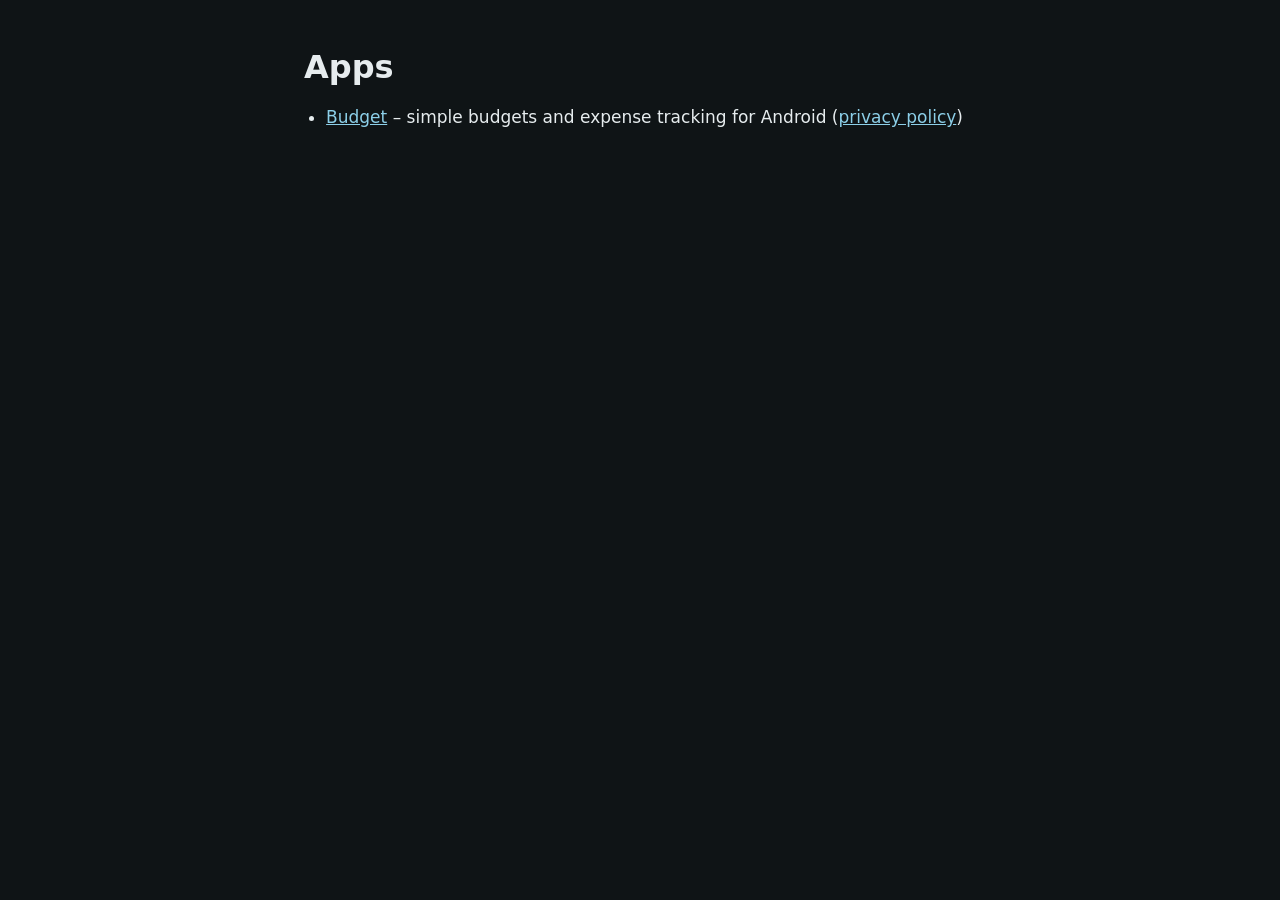
<file: index.html>
<!doctype html>
<html lang="en">
<head>
  <meta charset="utf-8">
  <meta name="viewport" content="width=device-width, initial-scale=1">
  <title>Apps</title>
  <link rel="stylesheet" href="budget/style.css">
</head>
<body>
<main>
  <h1>Apps</h1>
  <ul>
    <li><a href="budget/">Budget</a> – simple budgets and expense tracking for Android (<a href="budget/privacy.html">privacy policy</a>)</li>
  </ul>
</main>
</body>
</html>
</file>
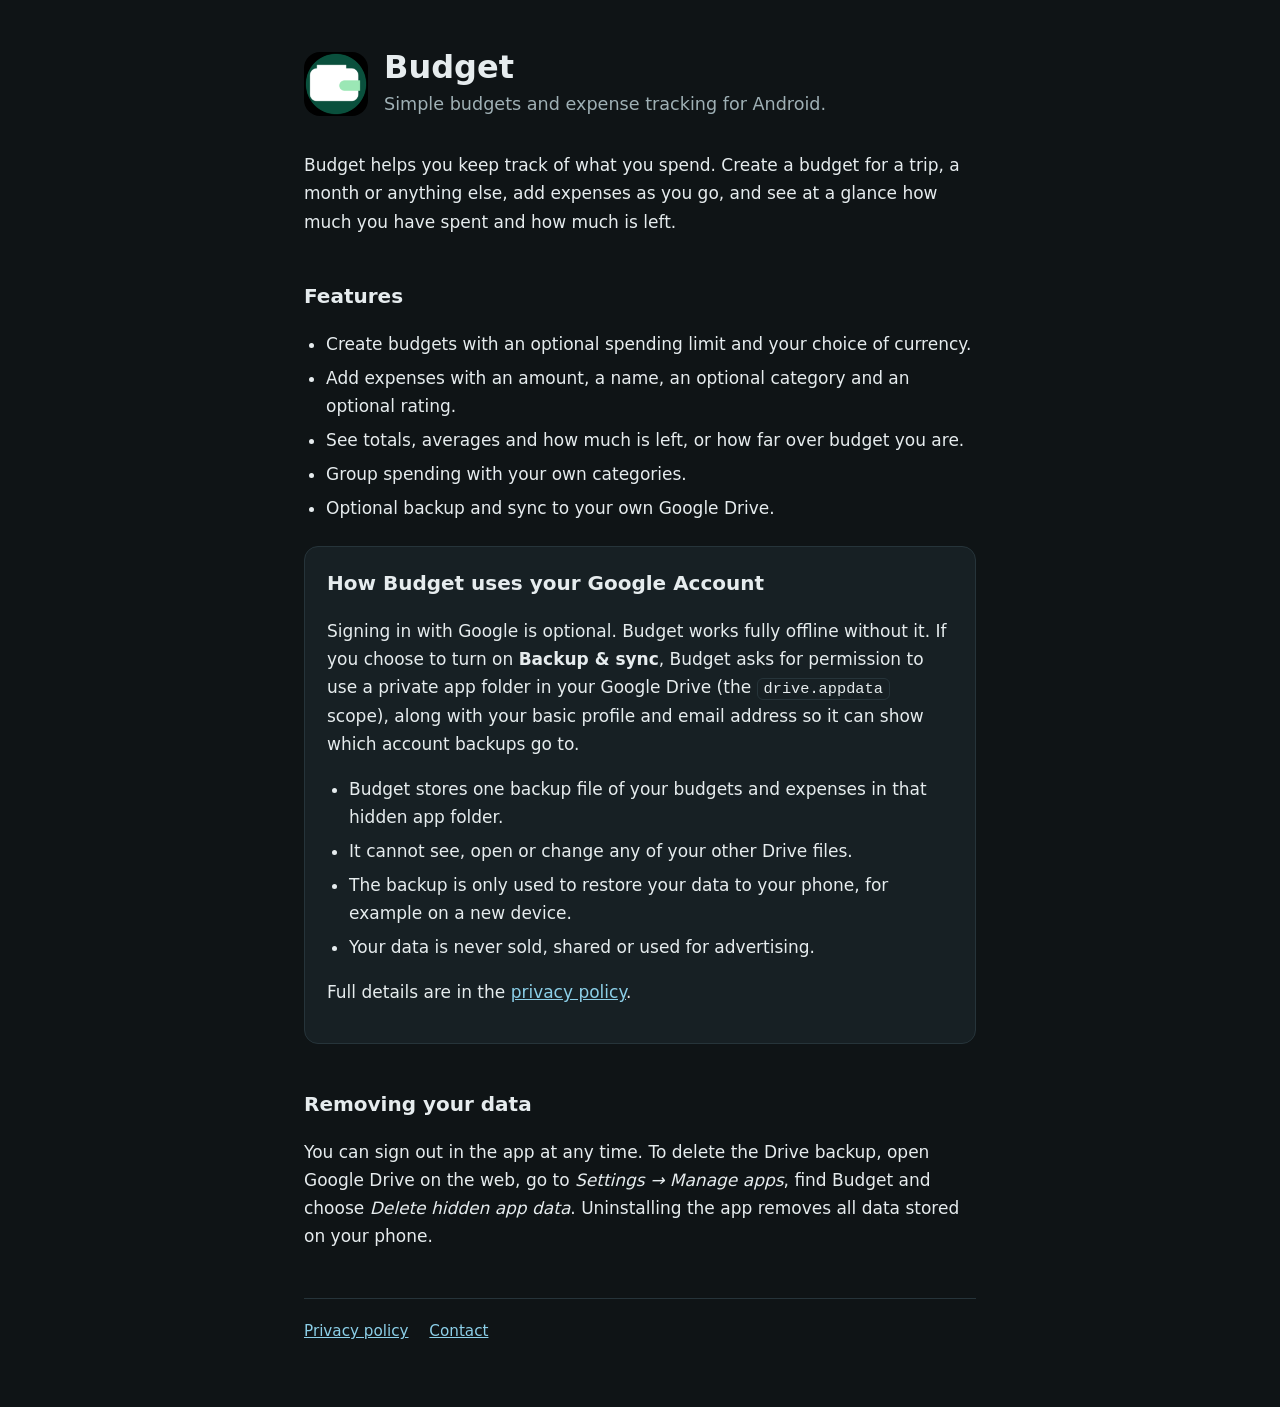
<file: budget/index.html>
<!doctype html>
<html lang="en">
<head>
  <meta charset="utf-8">
  <meta name="viewport" content="width=device-width, initial-scale=1">
  <title>Budget – simple trip and expense budgets for Android</title>
  <meta name="description" content="Budget is an Android app for tracking spending against budgets, with optional backup to your own Google Drive.">
  <link rel="icon" href="logo.png">
  <link rel="stylesheet" href="style.css">
</head>
<body>
<main>
  <header class="app">
    <img src="logo.png" alt="Budget app icon" width="64" height="64">
    <div>
      <h1>Budget</h1>
      <p class="lede">Simple budgets and expense tracking for Android.</p>
    </div>
  </header>

  <p>
    Budget helps you keep track of what you spend. Create a budget for a trip,
    a month or anything else, add expenses as you go, and see at a glance how
    much you have spent and how much is left.
  </p>

  <h2>Features</h2>
  <ul>
    <li>Create budgets with an optional spending limit and your choice of currency.</li>
    <li>Add expenses with an amount, a name, an optional category and an optional rating.</li>
    <li>See totals, averages and how much is left, or how far over budget you are.</li>
    <li>Group spending with your own categories.</li>
    <li>Optional backup and sync to your own Google Drive.</li>
  </ul>

  <section class="card" id="google-drive">
    <h2>How Budget uses your Google Account</h2>
    <p>
      Signing in with Google is optional. Budget works fully offline without it.
      If you choose to turn on <strong>Backup &amp; sync</strong>, Budget asks for
      permission to use a private app folder in your Google Drive
      (the <code>drive.appdata</code> scope), along with your basic profile and
      email address so it can show which account backups go to.
    </p>
    <ul>
      <li>Budget stores one backup file of your budgets and expenses in that hidden app folder.</li>
      <li>It cannot see, open or change any of your other Drive files.</li>
      <li>The backup is only used to restore your data to your phone, for example on a new device.</li>
      <li>Your data is never sold, shared or used for advertising.</li>
    </ul>
    <p>
      Full details are in the <a href="privacy.html">privacy policy</a>.
    </p>
  </section>

  <h2>Removing your data</h2>
  <p>
    You can sign out in the app at any time. To delete the Drive backup, open
    Google Drive on the web, go to <em>Settings → Manage apps</em>, find Budget and
    choose <em>Delete hidden app data</em>. Uninstalling the app removes all data
    stored on your phone.
  </p>

  <footer>
    <a href="privacy.html">Privacy policy</a>
    <a href="mailto:mrpareekaditya2@gmail.com">Contact</a>
  </footer>
</main>
</body>
</html>
</file>
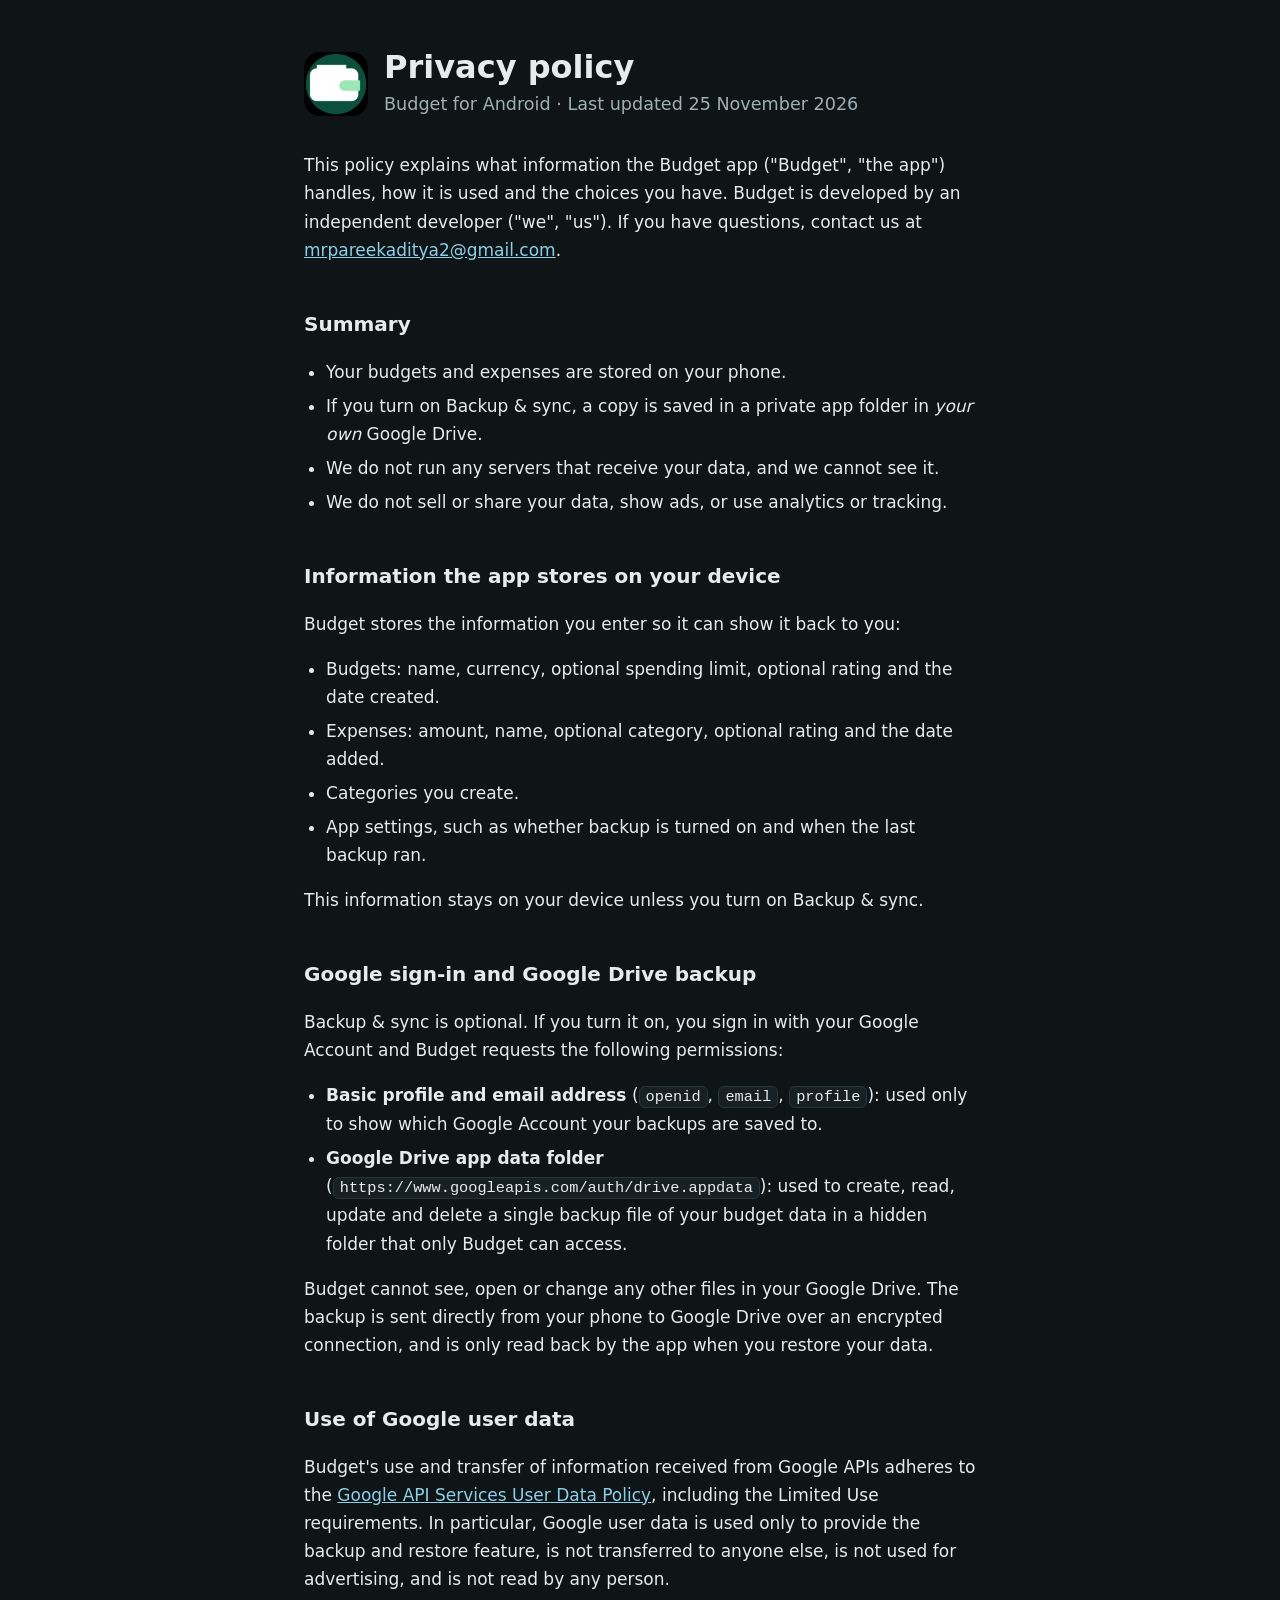
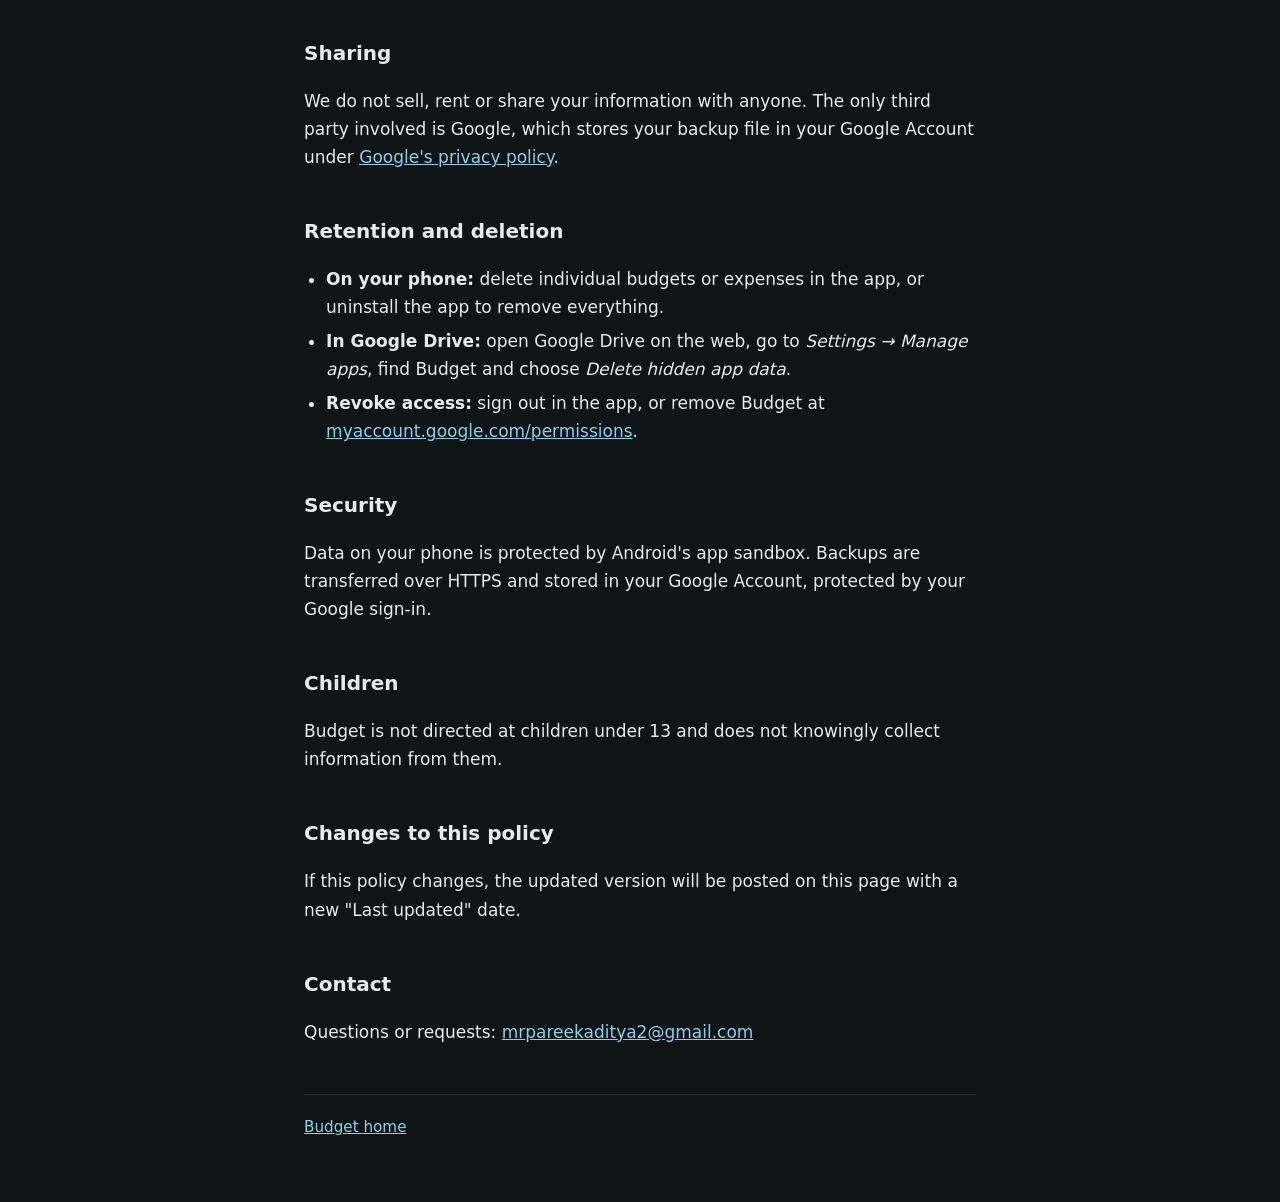
<file: budget/privacy.html>
<!doctype html>
<html lang="en">
<head>
  <meta charset="utf-8">
  <meta name="viewport" content="width=device-width, initial-scale=1">
  <title>Privacy policy – Budget</title>
  <meta name="description" content="Privacy policy for the Budget Android app.">
  <link rel="icon" href="logo.png">
  <link rel="stylesheet" href="style.css">
</head>
<body>
<main>
  <header class="app">
    <img src="logo.png" alt="Budget app icon" width="64" height="64">
    <div>
      <h1>Privacy policy</h1>
      <p class="lede">Budget for Android · Last updated 25 November 2026</p>
    </div>
  </header>

  <p>
    This policy explains what information the Budget app ("Budget", "the app")
    handles, how it is used and the choices you have. Budget is developed by an
    independent developer ("we", "us"). If you have questions, contact us at
    <a href="mailto:mrpareekaditya2@gmail.com">mrpareekaditya2@gmail.com</a>.
  </p>

  <h2>Summary</h2>
  <ul>
    <li>Your budgets and expenses are stored on your phone.</li>
    <li>If you turn on Backup &amp; sync, a copy is saved in a private app folder in <em>your own</em> Google Drive.</li>
    <li>We do not run any servers that receive your data, and we cannot see it.</li>
    <li>We do not sell or share your data, show ads, or use analytics or tracking.</li>
  </ul>

  <h2>Information the app stores on your device</h2>
  <p>Budget stores the information you enter so it can show it back to you:</p>
  <ul>
    <li>Budgets: name, currency, optional spending limit, optional rating and the date created.</li>
    <li>Expenses: amount, name, optional category, optional rating and the date added.</li>
    <li>Categories you create.</li>
    <li>App settings, such as whether backup is turned on and when the last backup ran.</li>
  </ul>
  <p>This information stays on your device unless you turn on Backup &amp; sync.</p>

  <h2>Google sign-in and Google Drive backup</h2>
  <p>
    Backup &amp; sync is optional. If you turn it on, you sign in with your Google
    Account and Budget requests the following permissions:
  </p>
  <ul>
    <li><strong>Basic profile and email address</strong> (<code>openid</code>, <code>email</code>, <code>profile</code>): used only to show which Google Account your backups are saved to.</li>
    <li><strong>Google Drive app data folder</strong> (<code>https://www.googleapis.com/auth/drive.appdata</code>): used to create, read, update and delete a single backup file of your budget data in a hidden folder that only Budget can access.</li>
  </ul>
  <p>
    Budget cannot see, open or change any other files in your Google Drive. The
    backup is sent directly from your phone to Google Drive over an encrypted
    connection, and is only read back by the app when you restore your data.
  </p>

  <h2>Use of Google user data</h2>
  <p>
    Budget's use and transfer of information received from Google APIs adheres to the
    <a href="https://developers.google.com/terms/api-services-user-data-policy">Google API Services User Data Policy</a>,
    including the Limited Use requirements. In particular, Google user data is used
    only to provide the backup and restore feature, is not transferred to anyone
    else, is not used for advertising, and is not read by any person.
  </p>

  <h2>Sharing</h2>
  <p>
    We do not sell, rent or share your information with anyone. The only third party
    involved is Google, which stores your backup file in your Google Account under
    <a href="https://policies.google.com/privacy">Google's privacy policy</a>.
  </p>

  <h2>Retention and deletion</h2>
  <ul>
    <li><strong>On your phone:</strong> delete individual budgets or expenses in the app, or uninstall the app to remove everything.</li>
    <li><strong>In Google Drive:</strong> open Google Drive on the web, go to <em>Settings → Manage apps</em>, find Budget and choose <em>Delete hidden app data</em>.</li>
    <li><strong>Revoke access:</strong> sign out in the app, or remove Budget at <a href="https://myaccount.google.com/permissions">myaccount.google.com/permissions</a>.</li>
  </ul>

  <h2>Security</h2>
  <p>
    Data on your phone is protected by Android's app sandbox. Backups are transferred
    over HTTPS and stored in your Google Account, protected by your Google sign-in.
  </p>

  <h2>Children</h2>
  <p>Budget is not directed at children under 13 and does not knowingly collect information from them.</p>

  <h2>Changes to this policy</h2>
  <p>
    If this policy changes, the updated version will be posted on this page with a new
    "Last updated" date.
  </p>

  <h2>Contact</h2>
  <p>Questions or requests: <a href="mailto:mrpareekaditya2@gmail.com">mrpareekaditya2@gmail.com</a></p>

  <footer>
    <a href="index.html">Budget home</a>
  </footer>
</main>
</body>
</html>
</file>
<file: budget/style.css>
:root {
  --bg: #0f1416;
  --surface: #172024;
  --text: #e6ecee;
  --muted: #9fb0b5;
  --accent: #7fd6a6;
  --link: #8ccfe8;
  --border: #26343a;
}

* { box-sizing: border-box; }

html { -webkit-text-size-adjust: 100%; }

body {
  margin: 0;
  background: var(--bg);
  color: var(--text);
  font: 17px/1.65 system-ui, -apple-system, "Segoe UI", Roboto, sans-serif;
}

main {
  max-width: 720px;
  margin: 0 auto;
  padding: 48px 24px 64px;
}

header.app {
  display: flex;
  align-items: center;
  gap: 16px;
  margin-bottom: 32px;
}

header.app img {
  width: 64px;
  height: 64px;
  border-radius: 16px;
}

h1 { font-size: 2rem; line-height: 1.2; margin: 0; }
h2 { font-size: 1.25rem; margin: 2.2em 0 0.5em; }
p, li { color: var(--text); }
.lede { color: var(--muted); font-size: 1.1rem; margin: 4px 0 0; }
.muted { color: var(--muted); }

a { color: var(--link); }

ul { padding-left: 1.3em; }
li { margin: 0.35em 0; }

.card {
  background: var(--surface);
  border: 1px solid var(--border);
  border-radius: 14px;
  padding: 20px 22px;
  margin: 24px 0;
}

.card h2 { margin-top: 0; }

code {
  background: var(--surface);
  border: 1px solid var(--border);
  border-radius: 6px;
  padding: 1px 6px;
  font-size: 0.9em;
}

footer {
  margin-top: 48px;
  padding-top: 20px;
  border-top: 1px solid var(--border);
  color: var(--muted);
  font-size: 0.95rem;
}

footer a { margin-right: 16px; }
</file>
